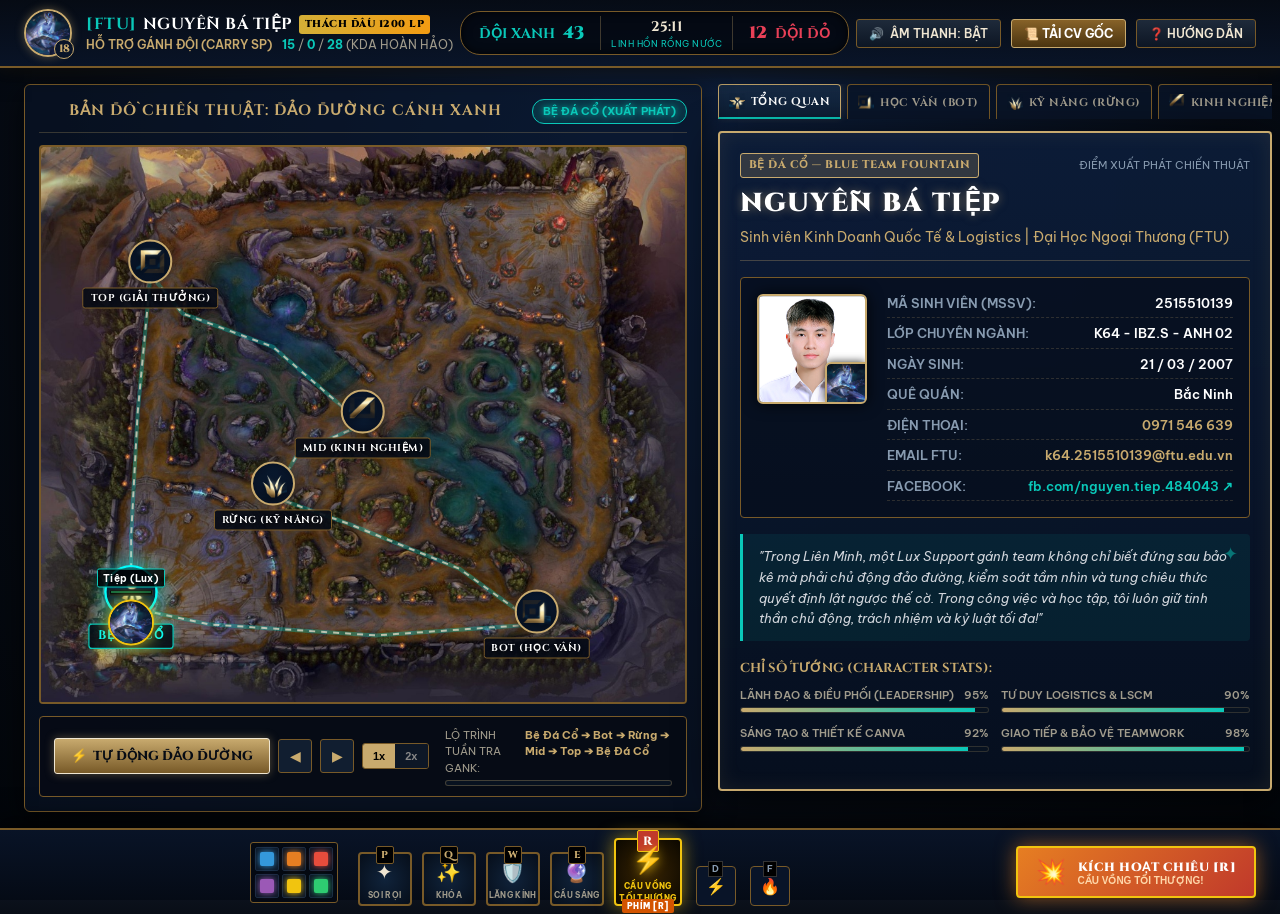
<file: index.html>
<!DOCTYPE html>
<html lang="vi">
<head>
  <meta charset="UTF-8">
  <meta name="viewport" content="width=device-width, initial-scale=1.0">
  <title>Nguyễn Bá Tiệp — Lux Support Portfolio | League of Legends CV</title>
  
  <!-- Fonts -->
  <link rel="preconnect" href="https://fonts.googleapis.com">
  <link rel="preconnect" href="https://fonts.gstatic.com" crossorigin>
  <link href="https://fonts.googleapis.com/css2?family=Cinzel:wght@600;700;800;900&family=Be+Vietnam+Pro:ital,wght@0,300;0,400;0,500;0,600;0,700;0,800;1,400&display=swap" rel="stylesheet">
  
  <!-- Assets Data (Base64 bundle for offline / local guarantee) -->
  <script src="assets/assets-data.js"></script>
  
  <!-- Stylesheet -->
  <link rel="stylesheet" href="style.css">
</head>
<body class="hextech-bg">
  <!-- Audio Context Master Warning / Overlay for User Interaction -->
  <div id="laserCanvasContainer">
    <canvas id="vfxCanvas"></canvas>
  </div>

  <!-- Screen Shake Wrapper -->
  <div id="appRoot" class="app-root">
    
    <!-- TOP HEADER / IN-GAME MATCH HUD -->
    <header class="game-header">
      <div class="header-left">
        <div class="summoner-portrait-frame">
          <img id="luxHeaderAvatar" src="assets/lux-avatar.png" alt="Lux Support" class="champion-thumb">
          <div class="champion-level">18</div>
        </div>
        <div class="summoner-meta">
          <div class="summoner-name">
            <span class="team-tag">[FTU]</span> NGUYỄN BÁ TIỆP
            <span class="badge-challenger">THÁCH ĐẤU 1200 LP</span>
          </div>
          <div class="summoner-sub">
            <span class="role-pill">HỖ TRỢ GÁNH ĐỘI (CARRY SP)</span>
            <span class="kda-display"><span class="kda-val">15</span> / <span class="kda-val">0</span> / <span class="kda-val">28</span> (KDA HOÀN HẢO)</span>
          </div>
        </div>
      </div>

      <!-- Match status bar -->
      <div class="header-center">
        <div class="hextech-score-board">
          <div class="score-team blue-team">
            <span class="team-name">ĐỘI XANH</span>
            <span class="team-score">43</span>
          </div>
          <div class="game-timer">
            <span id="matchClock">25:10</span>
            <span class="match-phase">LINH HỒN RỒNG NƯỚC</span>
          </div>
          <div class="score-team red-team">
            <span class="team-score">12</span>
            <span class="team-name">ĐỘI ĐỎ</span>
          </div>
        </div>
      </div>

      <!-- Quick actions / Audio toggle / Contact -->
      <div class="header-right">
        <button id="soundToggleBtn" class="hextech-btn-sm" title="Bật/Tắt Âm Thanh LMHT">
          <span class="icon-speaker">🔊</span> <span id="soundLabel">ÂM THANH: BẬT</span>
        </button>
        <button id="downloadPdfBtn" class="hextech-btn-sm primary-gold" title="Tải CV Bản Gốc">
          <span>📜 TẢI CV GỐC</span>
        </button>
        <button id="guideBtn" class="hextech-btn-sm" title="Hướng dẫn tương tác">
          <span>❓ HƯỚNG DẪN</span>
        </button>
      </div>
    </header>

    <!-- MAIN BATTLEFIELD & CV INTERACTION CONTAINER -->
    <main class="main-stage">
      
      <!-- LEFT: SUMMONER'S RIFT INTERACTIVE TACTICAL MAP -->
      <section class="map-viewport-section">
        <div class="hextech-panel-title">
          <div class="title-decor"></div>
          <h2>BẢN ĐỒ CHIẾN THUẬT: ĐẢO ĐƯỜNG CÁNH XANH</h2>
          <div class="lane-status-badge" id="currentLaneBadge">BỆ ĐÁ CỔ (XUẤT PHÁT)</div>
        </div>

        <div class="map-container" id="mapContainer">
          <!-- The Summoner's Rift Map Background -->
          <img id="mapImage" src="assets/summoners-rift.jpg" alt="Bản đồ Summoner Rift" class="map-bg">
          
          <!-- Path Canvas for Waypoints & Glowing Roaming Route -->
          <canvas id="mapPathCanvas" class="map-path-canvas"></canvas>

          <!-- LANE MARKERS ON SUMMONER'S RIFT -->
          <!-- 1. Fountain / Blue Base (Overview) -->
          <div class="map-marker" id="marker-fountain" data-lane="fountain" style="left: 14%; top: 83%;" title="Bệ Đá Cổ - Giới thiệu & Triệu Hồi Sư">
            <div class="marker-pulse"></div>
            <div class="marker-icon-wrapper base-marker">
              <img src="assets/icon-support.png" alt="Bệ Đá Cổ" class="lane-icon-img">
            </div>
            <div class="marker-label">BỆ ĐÁ CỔ</div>
          </div>

          <!-- 2. Bot Lane (Học Vấn FTU - LSCM) -->
          <div class="map-marker" id="marker-bot" data-lane="bot" style="left: 77%; top: 86%;" title="Đường Dưới - Học Vấn & Nền Tảng">
            <div class="marker-pulse"></div>
            <div class="marker-icon-wrapper">
              <img src="assets/icon-bot.png" alt="Bot Lane" class="lane-icon-img">
            </div>
            <div class="marker-label">BOT (HỌC VẤN)</div>
          </div>

          <!-- 3. Jungle (Kỹ Năng & Tầm Nhìn) -->
          <div class="map-marker" id="marker-jungle" data-lane="jungle" style="left: 36%; top: 63%;" title="Khu Vực Rừng - Kỹ Năng & Tầm Nhìn">
            <div class="marker-pulse"></div>
            <div class="marker-icon-wrapper">
              <img src="assets/icon-jungle.png" alt="Jungle" class="lane-icon-img">
            </div>
            <div class="marker-label">RỪNG (KỸ NĂNG)</div>
          </div>

          <!-- 4. Mid Lane (Kinh Nghiệm Leader & Sales) -->
          <div class="map-marker" id="marker-mid" data-lane="mid" style="left: 50%; top: 50%;" title="Đường Giữa - Kinh Nghiệm Thực Chiến">
            <div class="marker-pulse"></div>
            <div class="marker-icon-wrapper">
              <img src="assets/icon-mid.png" alt="Mid Lane" class="lane-icon-img">
            </div>
            <div class="marker-label">MID (KINH NGHIỆM)</div>
          </div>

          <!-- 5. Top Lane (Giải 3 Cuộc thi I-Buddy IBCONNECT) -->
          <div class="map-marker" id="marker-top" data-lane="top" style="left: 17%; top: 23%;" title="Đường Trên - Thành Tựu Đột Phá">
            <div class="marker-pulse"></div>
            <div class="marker-icon-wrapper">
              <img src="assets/icon-top.png" alt="Top Lane" class="lane-icon-img">
            </div>
            <div class="marker-label">TOP (GIẢI THƯỞNG)</div>
          </div>

          <!-- LUX SPRITE / TOKEN DI CHUYỂN TRÊN BẢN ĐỒ -->
          <div id="luxSprite" class="lux-sprite">
            <!-- Ping indicator when moving -->
            <div id="luxPing" class="on-my-way-ping">
              <div class="ping-arrow"></div>
              <div class="ping-ring"></div>
            </div>
            <!-- Overhead champion tag -->
            <div class="lux-overhead">
              <div class="overhead-name">Tiệp (Lux)</div>
              <div class="overhead-bars">
                <div class="overhead-hp"></div>
                <div class="overhead-mana"></div>
              </div>
            </div>
            <!-- Champion Avatar Circle -->
            <div class="lux-avatar-circle">
              <img id="luxSpriteImg" src="assets/lux-avatar.png" alt="Lux">
              <div class="lux-glow-aura"></div>
            </div>
          </div>

          <!-- Laser Targeting Reticle Overlay on Map -->
          <div id="aimCrosshair" class="aim-crosshair hidden">
            <div class="aim-line"></div>
            <div class="aim-reticle"></div>
            <div class="aim-hint">CLICK CHUỘT TRÊN BẢN ĐỒ ĐỂ XẢ CẦU VỒNG TỐI THƯỢNG (R)</div>
          </div>
        </div>

        <!-- ROAMING CONTROLLER / TỰ ĐỘNG ĐẢO ĐƯỜNG & SPEED -->
        <div class="roam-controller-bar">
          <div class="controller-buttons">
            <button id="autoRoamBtn" class="hextech-btn-gold">
              <span class="btn-icon">⚡</span> <span id="autoRoamText">TỰ ĐỘNG ĐẢO ĐƯỜNG</span>
            </button>
            <button id="prevLaneBtn" class="hextech-btn-nav" title="Lane Trước">◀</button>
            <button id="nextLaneBtn" class="hextech-btn-nav" title="Lane Tiếp">▶</button>
            <div class="speed-toggle">
              <button class="speed-btn active" data-speed="1">1x</button>
              <button class="speed-btn" data-speed="2">2x</button>
            </div>
          </div>
          <div class="roam-progress-container">
            <div class="progress-info">
              <span>LỘ TRÌNH TUẦN TRA GANK:</span>
              <span id="routeStepText" class="highlight-gold">Bệ Đá Cổ ➔ Bot ➔ Rừng ➔ Mid ➔ Top ➔ Bệ Đá Cổ</span>
            </div>
            <div class="hextech-progress-track">
              <div id="roamProgressBar" class="progress-bar-fill"></div>
            </div>
          </div>
        </div>
      </section>

      <!-- RIGHT: HEXTECH CV CODEX & MISSION DETAILS -->
      <section class="cv-codex-section">
        <div class="codex-container">
          
          <!-- Lane Switch Tabs -->
          <nav class="codex-tabs">
            <button class="tab-btn active" data-lane="fountain">
              <img src="assets/icon-support.png" class="tab-icon">
              <span>TỔNG QUAN</span>
            </button>
            <button class="tab-btn" data-lane="bot">
              <img src="assets/icon-bot.png" class="tab-icon">
              <span>HỌC VẤN (BOT)</span>
            </button>
            <button class="tab-btn" data-lane="jungle">
              <img src="assets/icon-jungle.png" class="tab-icon">
              <span>KỸ NĂNG (RỪNG)</span>
            </button>
            <button class="tab-btn" data-lane="mid">
              <img src="assets/icon-mid.png" class="tab-icon">
              <span>KINH NGHIỆM (MID)</span>
            </button>
            <button class="tab-btn" data-lane="top">
              <img src="assets/icon-top.png" class="tab-icon">
              <span>GIẢI THƯỞNG (TOP)</span>
            </button>
          </nav>

          <!-- CV Content Panel with Hextech Ornate Border -->
          <div class="hextech-card-wrapper">
            <div class="hextech-card-inner">
              
              <!-- SECTION 1: FOUNTAIN / SUMMONER OVERVIEW -->
              <div class="cv-lane-content active" id="content-fountain">
                <div class="lane-header">
                  <div class="lane-tag-row">
                    <span class="lane-pill base-pill">BỆ ĐÁ CỔ — BLUE TEAM FOUNTAIN</span>
                    <span class="role-desc">ĐIỂM XUẤT PHÁT CHIẾN THUẬT</span>
                  </div>
                  <h1 class="candidate-name">NGUYỄN BÁ TIỆP</h1>
                  <p class="candidate-headline">Sinh viên Kinh Doanh Quốc Tế & Logistics | Đại Học Ngoại Thương (FTU)</p>
                </div>

                <div class="summoner-profile-card">
                  <div class="user-avatar-box">
                    <img id="userRealAvatar" src="assets/user-avatar.png" alt="Nguyễn Bá Tiệp" class="user-real-photo">
                    <div class="lux-cosmic-inset">
                      <img src="assets/lux-avatar.png" alt="Cosmic Lux">
                    </div>
                  </div>
                  <div class="user-stats-list">
                    <div class="stat-row">
                      <span class="stat-label">MÃ SINH VIÊN (MSSV):</span>
                      <span class="stat-value highlight-gold">2515510139</span>
                    </div>
                    <div class="stat-row">
                      <span class="stat-label">LỚP CHUYÊN NGÀNH:</span>
                      <span class="stat-value">K64 - IBZ.S - ANH 02</span>
                    </div>
                    <div class="stat-row">
                      <span class="stat-label">NGÀY SINH:</span>
                      <span class="stat-value">21 / 03 / 2007</span>
                    </div>
                    <div class="stat-row">
                      <span class="stat-label">QUÊ QUÁN:</span>
                      <span class="stat-value">Bắc Ninh</span>
                    </div>
                    <div class="stat-row">
                      <span class="stat-label">ĐIỆN THOẠI:</span>
                      <a href="tel:0971546639" class="stat-value link-gold">0971 546 639</a>
                    </div>
                    <div class="stat-row">
                      <span class="stat-label">EMAIL FTU:</span>
                      <a href="mailto:k64.2515510139@ftu.edu.vn" class="stat-value link-gold">k64.2515510139@ftu.edu.vn</a>
                    </div>
                    <div class="stat-row">
                      <span class="stat-label">FACEBOOK:</span>
                      <a href="https://www.facebook.com/nguyen.tiep.484043" target="_blank" class="stat-value link-blue">fb.com/nguyen.tiep.484043 ↗</a>
                    </div>
                  </div>
                </div>

                <!-- Philosophy / LoL Quote -->
                <div class="hextech-quote-box">
                  <div class="quote-rune">✦</div>
                  <p class="quote-text">
                    "Trong Liên Minh, một Lux Support gánh team không chỉ biết đứng sau bảo kê mà phải chủ động đảo đường, kiểm soát tầm nhìn và tung chiêu thức quyết định lật ngược thế cờ. Trong công việc và học tập, tôi luôn giữ tinh thần chủ động, trách nhiệm và kỷ luật tối đa!"
                  </p>
                </div>

                <!-- Champion Radar / Power Stats -->
                <div class="champion-attributes">
                  <div class="attr-title">CHỈ SỐ TƯỚNG (CHARACTER STATS):</div>
                  <div class="attr-grid">
                    <div class="attr-bar-item">
                      <div class="attr-head"><span>LÃNH ĐẠO & ĐIỀU PHỐI (LEADERSHIP)</span><span>95%</span></div>
                      <div class="bar-bg"><div class="bar-fill" style="width: 95%;"></div></div>
                    </div>
                    <div class="attr-bar-item">
                      <div class="attr-head"><span>TƯ DUY LOGISTICS & LSCM</span><span>90%</span></div>
                      <div class="bar-bg"><div class="bar-fill" style="width: 90%;"></div></div>
                    </div>
                    <div class="attr-bar-item">
                      <div class="attr-head"><span>SÁNG TẠO & THIẾT KẾ CANVA</span><span>92%</span></div>
                      <div class="bar-bg"><div class="bar-fill" style="width: 92%;"></div></div>
                    </div>
                    <div class="attr-bar-item">
                      <div class="attr-head"><span>GIAO TIẾP & BẢO VỆ TEAMWORK</span><span>98%</span></div>
                      <div class="bar-bg"><div class="bar-fill" style="width: 98%;"></div></div>
                    </div>
                  </div>
                </div>
              </div>

              <!-- SECTION 2: BOT LANE / EDUCATION (HỌC VẤN FTU - LSCM) -->
              <div class="cv-lane-content" id="content-bot">
                <div class="lane-header">
                  <div class="lane-tag-row">
                    <span class="lane-pill bot-pill">ĐƯỜNG DƯỚI (BOT LANE) — CẶP ĐÔI TÁC CHIẾN</span>
                    <span class="role-desc">LANING PHASE & NỀN TẢNG TRI THỨC</span>
                  </div>
                  <h2 class="section-title">HỌC VẤN & NỀN TẢNG HỌC THUẬT</h2>
                </div>

                <div class="experience-card glow-bot">
                  <div class="card-top-meta">
                    <div class="inst-logo-badge">FTU</div>
                    <div>
                      <h3 class="role-title">TRƯỜNG ĐẠI HỌC NGOẠI THƯƠNG (FTU)</h3>
                      <div class="org-name">Chuyên ngành: KINH DOANH QUỐC TẾ</div>
                    </div>
                    <div class="time-badge">2025 – 2029</div>
                  </div>
                  
                  <div class="specialization-tag">
                    <span class="tag-icon">📦</span> ĐỊNH HƯỚNG CHUYÊN SÂU: <strong>LOGISTICS & SUPPLY CHAIN MANAGEMENT (LSCM)</strong>
                  </div>

                  <div class="cv-desc-body">
                    <p class="highlight-text">
                      "Giai đoạn đi đường (Laning Phase) vững chắc là điều kiện tiên quyết để nuôi dưỡng sức mạnh gánh đội về sau."
                    </p>
                    <ul class="cv-bullets">
                      <li><strong>Kiến thức chuyên môn nền tảng:</strong> Tiếp thu tư duy kinh tế quốc tế, thương mại toàn cầu, vận hành chuỗi cung ứng và logistics hiện đại từ ngôi trường kinh tế hàng đầu Việt Nam.</li>
                      <li><strong>Phân tích & Tối ưu luồng vận hành:</strong> Nghiên cứu cách tối ưu chi phí, quản lý dòng luân chuyển hàng hóa và thông tin — tương tự việc tối ưu tài nguyên và kiểm soát đợt lính trong game.</li>
                      <li><strong>Môi trường năng động FTU:</strong> Tôi luyện khả năng thích ứng linh hoạt, làm việc nhóm cường độ cao và tinh thần cầu tiến liên tục.</li>
                    </ul>
                  </div>
                </div>

                <div class="hextech-lore-tip">
                  <span class="tip-icon">💡</span>
                  <p><strong>Góc nhìn Lux Support:</strong> Đường dưới là nơi nuôi dưỡng Xạ thủ (Dự án). Bằng nền tảng kiến thức LSCM và tư duy vững vàng, tôi luôn đảm bảo "bot lane" luôn thắng thế trước mọi áp lực!</p>
                </div>
              </div>

              <!-- SECTION 3: JUNGLE / SKILLS & VISION CONTROL (KỸ NĂNG & SỞ THÍCH) -->
              <div class="cv-lane-content" id="content-jungle">
                <div class="lane-header">
                  <div class="lane-tag-row">
                    <span class="lane-pill jg-pill">KHU VỰC RỪNG & SÔNG (JUNGLE)</span>
                    <span class="role-desc">TẦM NHÌN, LINH HOẠT & CƠ ĐỘNG</span>
                  </div>
                  <h2 class="section-title">KỸ NĂNG CHUYÊN MÔN & TẦM NHÌN BAO QUÁT</h2>
                </div>

                <div class="skills-grid">
                  <!-- Skill 1 -->
                  <div class="skill-hex-card">
                    <div class="skill-icon-header">
                      <span class="hex-icon">🔍</span>
                      <h4>TÌM KIẾM & CHỌN LỌC THÔNG TIN</h4>
                    </div>
                    <p class="skill-desc">Tổng hợp và kiểm tra thông tin chuẩn xác từ nhiều nguồn, phân tích dữ liệu đa chiều, lọc bỏ nhiễu để đưa ra quyết định chuẩn xác nhất.</p>
                    <div class="skill-tag">Như cắm mắt kiểm soát soi sáng Fog of War</div>
                  </div>

                  <!-- Skill 2 -->
                  <div class="skill-hex-card">
                    <div class="skill-icon-header">
                      <span class="hex-icon">🗣️</span>
                      <h4>GIAO TIẾP & KẾT NỐI</h4>
                    </div>
                    <p class="skill-desc">Dễ dàng hòa nhập với môi trường làm việc mới, cởi mở, lắng nghe tích cực và truyền đạt thông điệp rõ ràng tới đồng đội và khách hàng.</p>
                    <div class="skill-tag">Ping chuẩn xác & gắn kết toàn đội</div>
                  </div>

                  <!-- Skill 3 -->
                  <div class="skill-hex-card">
                    <div class="skill-icon-header">
                      <span class="hex-icon">✍️</span>
                      <h4>VIẾT THEO CHỦ ĐỀ CHUYÊN BIỆT</h4>
                    </div>
                    <p class="skill-desc">Có kiến thức nhất định và tư duy viết mạch lạc trong mảng Logistics & Supply Chain Management (LSCM), tạo nội dung học thuật và truyền thông thu hút.</p>
                    <div class="skill-tag">Kiến thức ngành bài bản & sâu sắc</div>
                  </div>

                  <!-- Skill 4 -->
                  <div class="skill-hex-card">
                    <div class="skill-icon-header">
                      <span class="hex-icon">💻</span>
                      <h4>TIN HỌC VĂN PHÒNG & THIẾT KẾ</h4>
                    </div>
                    <p class="skill-desc">Microsoft Office cơ bản (Word, Excel, PowerPoint) phục vụ soạn thảo và xử lý dữ liệu. Thành thạo <strong>Design Canva</strong> thiết kế slide thuyết trình, poster chuyên nghiệp.</p>
                    <div class="skill-tag">Trực quan hóa ý tưởng & dữ liệu</div>
                  </div>
                </div>

                <!-- Interests Section -->
                <div class="interests-banner">
                  <div class="banner-title">SỞ THÍCH BỔ TRỢ TƯ DUY (PASSIVES):</div>
                  <div class="interests-chips">
                    <span class="chip">🌐 <strong>Tìm hiểu công nghệ thế giới:</strong> Cập nhật liên tục tiến bộ công nghệ toàn cầu, AI và số hóa chuỗi cung ứng.</span>
                    <span class="chip">🐾 <strong>Yêu động vật:</strong> Bồi dưỡng sự kiên nhẫn, thấu cảm và tinh thần quan tâm, chăm sóc tập thể.</span>
                    <span class="chip">🎧 <strong>Nghe nhạc:</strong> Tăng cường khả năng tập trung sâu và giữ bình tĩnh khi xử lý các tình huống áp lực cao.</span>
                  </div>
                </div>
              </div>

              <!-- SECTION 4: MID LANE / LEADERSHIP & SALES EXPERIENCE (KINH NGHIỆM) -->
              <div class="cv-lane-content" id="content-mid">
                <div class="lane-header">
                  <div class="lane-tag-row">
                    <span class="lane-pill mid-pill">ĐƯỜNG GIỮA (MID LANE) — ĐẢO ĐƯỜNG GANK & GÁNH ĐỘI</span>
                    <span class="role-desc">ĐIỀU PHỐI GIAO TRANH & TẠO ĐỘT BIẾN</span>
                  </div>
                  <h2 class="section-title">KINH NGHIỆM THỰC CHIẾN & LÃNH ĐẠO</h2>
                </div>

                <!-- Experience 1: Class President & Leader -->
                <div class="experience-card glow-mid">
                  <div class="card-top-meta">
                    <div class="inst-logo-badge gold-bg">👑</div>
                    <div>
                      <h3 class="role-title">LỚP TRƯỞNG & LEADER</h3>
                      <div class="org-name">Lớp Hành Chính & Lớp Tín Chỉ | Trường Đại Học Ngoại Thương</div>
                    </div>
                    <div class="time-badge">2025 – 2026</div>
                  </div>
                  <div class="cv-desc-body">
                    <div class="exp-subhead">Trách nhiệm & Hành động:</div>
                    <ul class="cv-bullets">
                      <li>Đảm nhận trách nhiệm kết nối trực tiếp đối với nhà trường và toàn thể sinh viên trong lớp, truyền đạt thông tin nhanh chóng, chính xác.</li>
                      <li>Thúc đẩy động lực của các thành viên trong nhóm, phân chia và sắp xếp khối lượng công việc phù hợp với thế mạnh từng người.</li>
                    </ul>
                    <div class="exp-subhead achiev-subhead">🏆 Những điều đã đạt được:</div>
                    <ul class="cv-bullets achiev-list">
                      <li><strong>Sự thấu hiểu đối với các thành viên đặc biệt là Leader:</strong> Luôn chủ động hỗ trợ leader của các nhóm cũng như các thành viên khác để vượt qua nút thắt trong công việc.</li>
                      <li><strong>ĐIỂM A TUYỆT ĐỐI</strong> cho các đồ án và bài tập nhóm lớn.</li>
                    </ul>
                  </div>
                </div>

                <!-- Experience 2: Smile Media Sales -->
                <div class="experience-card glow-mid" style="margin-top: 16px;">
                  <div class="card-top-meta">
                    <div class="inst-logo-badge">💼</div>
                    <div>
                      <h3 class="role-title">CHUYÊN VIÊN SALES (KINH DOANH)</h3>
                      <div class="org-name">SMILE MEDIA</div>
                    </div>
                    <div class="time-badge">10/2025 – 12/2025</div>
                  </div>
                  <div class="cv-desc-body">
                    <ul class="cv-bullets">
                      <li>Tích lũy kinh nghiệm thực tế trong việc tìm kiếm, phân loại và tiếp cận thông tin khách hàng tiềm năng.</li>
                      <li>Trực tiếp tư vấn giải pháp, lắng nghe nhu cầu và trao đổi trực tiếp với khách hàng nhằm chốt giao dịch.</li>
                      <li><strong>Tinh thần trách nhiệm công việc cao độ, sẵn sàng OT (Overtime)</strong> đảm bảo hoàn thành tiến độ và mục tiêu doanh số đề ra.</li>
                    </ul>
                  </div>
                </div>
              </div>

              <!-- SECTION 5: TOP LANE / BREAKTHROUGH & AWARDS (GIẢI THƯỞNG I-BUDDY) -->
              <div class="cv-lane-content" id="content-top">
                <div class="lane-header">
                  <div class="lane-tag-row">
                    <span class="lane-pill top-pill">ĐƯỜNG TRÊN (TOP LANE) — ĐỘT PHÁ SOLO & GANK QUYẾT ĐỊNH</span>
                    <span class="role-desc">CHIẾN TÍCH ĐỈNH CAO TRẬN ĐẤU</span>
                  </div>
                  <h2 class="section-title">GIẢI THƯỞNG & DỰ ÁN KHỞI NGHIỆP</h2>
                </div>

                <div class="award-hero-card">
                  <div class="award-ribbon">🏆 TOP 3 CHUNG CUỘC</div>
                  <div class="award-header-content">
                    <div class="trophy-icon">🥉</div>
                    <div>
                      <h3 class="award-title">GIẢI 3 CUỘC THI KHỞI NGHIỆP I-BUDDY (IBCONNECT)</h3>
                      <div class="award-org">Vai trò: Thành viên hình thành & phát triển ý tưởng (2025 – 2026)</div>
                    </div>
                  </div>

                  <div class="project-details-box">
                    <div class="p-detail-item">
                      <span class="p-label">💡 Ý TƯỞNG CUỘC THI:</span>
                      <span class="p-value">Mô hình khởi nghiệp — <strong>Đội ngũ tổ chức workshops chuyên nghiệp</strong> (Nền tảng kết nối chuyên gia, nâng cao năng lực sinh viên).</span>
                    </div>

                    <div class="p-detail-item">
                      <span class="p-label">🎯 VAI TRÒ CHỦ CHỐT CỦA BẢN THÂN:</span>
                      <ul class="cv-bullets p-bullets">
                        <li><strong>Sáng tạo ý tưởng & giải pháp:</strong> Trực tiếp đóng góp ý tưởng cốt lõi, hoàn thiện mô hình giải pháp và lộ trình phát triển dự án khả thi.</li>
                        <li><strong>Thiết kế Slides thuyết trình chuyên nghiệp:</strong> Phụ trách toàn bộ khâu trực quan hóa, thiết kế bài thuyết trình sinh động, ấn tượng trên Canva.</li>
                        <li><strong>Thuyết trình & Tranh biện (Debate):</strong> Đại diện đội thi trực tiếp trình bày ý tưởng và tự tin debate phản biện trước Hội đồng Ban giám khảo chuyên môn.</li>
                      </ul>
                    </div>

                    <!-- Canva Presentation Link Button -->
                    <div class="canva-link-action">
                      <a href="https://www.canva.com/design/DAG6cwk_mrk/YgZ9DOxC6xvGxzsAdEIIfA/edit" target="_blank" class="canva-cta-btn">
                        <span class="canva-sparkle">✨</span>
                        <span>XEM SLIDE DỰ ÁN THIẾT KẾ TRÊN CANVA ↗</span>
                      </a>
                    </div>
                  </div>
                </div>

                <div class="hextech-lore-tip" style="margin-top: 16px;">
                  <span class="tip-icon">🌟</span>
                  <p><strong>Cú lội ngược dòng:</strong> Pha "gank Top" đem về Giải Ba I-Buddy là minh chứng rõ rệt nhất cho năng lực sáng tạo, kỹ năng thiết kế Canva xuất sắc và bản lĩnh thuyết trình trước áp lực cao của Nguyễn Bá Tiệp!</p>
                </div>
              </div>

            </div>
          </div>
        </div>
      </section>
    </main>

    <!-- BOTTOM ACTION HUD: LUX SKILLS & ULTIMATE TRIGGER -->
    <footer class="game-hud-bar">
      <div class="hud-center-skills">
        
        <!-- Champion Mini Status / Items -->
        <div class="hud-items-row">
          <div class="item-slot" title="Vọng Âm Luden (Tốc độ tiếp thu & lan tỏa)"><div class="item-gem luden"></div></div>
          <div class="item-slot" title="Kính Nhắm Ma Pháp (Tầm nhìn LSCM)"><div class="item-gem horizon"></div></div>
          <div class="item-slot" title="Sách Chiêu Hồn Mejai 25 Tầng (Điểm A đồ án)"><div class="item-gem mejai"></div></div>
          <div class="item-slot" title="Mũ Phù Thủy Rabadon (Sức mạnh gánh đội)"><div class="item-gem rabadon"></div></div>
          <div class="item-slot" title="Đồng Hồ Cát Zhonya (Bình tĩnh xử lý)"><div class="item-gem zhonya"></div></div>
          <div class="item-slot" title="Mắt Kiểm Soát (Research thông tin)"><div class="item-gem ward"></div></div>
        </div>

        <!-- Ability Icons (Passive, Q, W, E, R, Flash, Ignite) -->
        <div class="abilities-dock">
          <!-- Passive -->
          <div class="ability-slot passive" title="Nội Tại: Chớp Lửa Soi Rọi (Illumination)">
            <div class="ability-key">P</div>
            <div class="ability-icon passive-icon">✦</div>
            <div class="ability-name">SOI RỌI</div>
          </div>

          <!-- Q -->
          <div class="ability-slot regular-skill" id="skillQ" title="Q: Khóa Ánh Sáng (Light Binding) - Bấm thử Q">
            <div class="ability-key">Q</div>
            <div class="ability-icon q-icon">✨</div>
            <div class="ability-name">KHÓA</div>
          </div>

          <!-- W -->
          <div class="ability-slot regular-skill" id="skillW" title="W: Lăng Kính Phòng Hộ (Prismatic Barrier) - Bấm thử W">
            <div class="ability-key">W</div>
            <div class="ability-icon w-icon">🛡️</div>
            <div class="ability-name">LĂNG KÍNH</div>
          </div>

          <!-- E -->
          <div class="ability-slot regular-skill" id="skillE" title="E: Quả Cầu Ánh Sáng (Lucent Singularity) - Bấm thử E">
            <div class="ability-key">E</div>
            <div class="ability-icon e-icon">🔮</div>
            <div class="ability-name">CẦU SÁNG</div>
          </div>

          <!-- ULTIMATE: R - CẦU VỒNG TỐI THƯỢNG (STAR FEATURE) -->
          <div class="ability-slot ultimate-skill" id="skillR" title="Chiêu Cuối [R]: CẦU VỒNG TỐI THƯỢNG! (Bấm phím R hoặc click)">
            <div class="ult-halo-ring"></div>
            <div class="ability-key ult-key">R</div>
            <div class="ability-icon r-icon">
              <span class="beam-symbol">⚡</span>
            </div>
            <div class="ability-name ult-name">CẦU VỒNG TỐI THƯỢNG</div>
            <div class="ult-hotkey-badge">PHÍM [R]</div>
          </div>

          <!-- Summoner Spells -->
          <div class="spell-slot" id="spellD" title="Phép bổ trợ: Tốc Biến (Flash)">
            <div class="spell-key">D</div>
            <div class="spell-icon flash-icon">⚡</div>
          </div>
          <div class="spell-slot" id="spellF" title="Phép bổ trợ: Thiêu Đốt (Ignite)">
            <div class="spell-key">F</div>
            <div class="spell-icon ignite-icon">🔥</div>
          </div>
        </div>

      </div>

      <!-- Quick interactive trigger button on HUD right -->
      <div class="hud-right-actions">
        <button id="triggerUltBtn" class="ult-fire-button">
          <span class="fire-laser-icon">💥</span>
          <div class="btn-text-col">
            <span class="main-txt">KÍCH HOẠT CHIÊU [R]</span>
            <span class="sub-txt">CẦU VỒNG TỐI THƯỢNG!</span>
          </div>
        </button>
      </div>
    </footer>

    <!-- ANNOUNCER BANNER OVERLAY (PENTAKILL / ACE BANNER) -->
    <div id="pentakillBanner" class="announcer-banner hidden">
      <div class="banner-crest">
        <img src="assets/icon-top.png" alt="Crest">
      </div>
      <div class="banner-title" id="announcerTitle">PENTAKILL!</div>
      <div class="banner-subtitle" id="announcerSubtitle">LUX TRỢ THỦ GÁNH TEAM THÀNH CÔNG!</div>
      <div class="banner-details">Ứng viên Nguyễn Bá Tiệp đã sẵn sàng tỏa sáng rực rỡ tại doanh nghiệp!</div>
      <button id="closeBannerBtn" class="banner-dismiss-btn">TIẾP TỤC KHÁM PHÁ</button>
    </div>

    <!-- SECRET EASTER EGG / RECRUITER MODAL -->
    <div id="recruiterModal" class="hextech-modal-overlay hidden">
      <div class="hextech-modal-box">
        <div class="modal-corner top-left"></div>
        <div class="modal-corner top-right"></div>
        <div class="modal-corner bottom-left"></div>
        <div class="modal-corner bottom-right"></div>
        
        <div class="modal-header">
          <div class="modal-crest">✨</div>
          <h3>HUÂN CHƯƠNG CHIẾN THẦN SUPPORT 1V9</h3>
          <button id="closeModalBtn" class="modal-close-x">✕</button>
        </div>

        <div class="modal-body">
          <p class="modal-intro">
            Bạn vừa chứng kiến pha xả chiêu <strong>Cầu Vồng Tối Thượng (R)</strong> chuẩn xác quét sạch mọi rào cản! Dưới đây là tóm tắt năng lực cốt lõi của ứng viên:
          </p>
          <div class="modal-feature-grid">
            <div class="feature-item">
              <span class="feat-icon">🎯</span>
              <div>
                <strong>Chủ Động & Trách Nhiệm:</strong>
                <p>Kinh nghiệm làm Lớp trưởng, Leader nhóm và Sales Smile Media rèn giũa tinh thần kỷ luật cao, không ngại OT.</p>
              </div>
            </div>
            <div class="feature-item">
              <span class="feat-icon">📊</span>
              <div>
                <strong>Tư Duy Chuỗi Cung Ứng LSCM:</strong>
                <p>Nền tảng sinh viên Ngoại Thương (FTU) với tư duy logic, tối ưu hóa quy trình và xử lý thông tin nhạy bén.</p>
              </div>
            </div>
            <div class="feature-item">
              <span class="feat-icon">🎨</span>
              <div>
                <strong>Sáng Tạo & Thuyết Trình:</strong>
                <p>Đạt Giải 3 cuộc thi I-Buddy IBCONNECT, tự tin thiết kế slide Canva đỉnh cao và debate thuyết phục.</p>
              </div>
            </div>
          </div>
          <div class="modal-cta-row">
            <a href="tel:0971546639" class="cta-call">📞 GỌI: 0971 546 639</a>
            <a href="mailto:k64.2515510139@ftu.edu.vn" class="cta-mail">✉️ GỬI EMAIL</a>
            <a href="https://www.facebook.com/nguyen.tiep.484043" target="_blank" class="cta-fb">🌐 FACEBOOK</a>
          </div>
        </div>
      </div>
    </div>

    <!-- GUIDE MODAL -->
    <div id="guideModal" class="hextech-modal-overlay hidden">
      <div class="hextech-modal-box">
        <div class="modal-header">
          <h3>HƯỚNG DẪN TRẢI NGHIỆM PORTFOLIO</h3>
          <button id="closeGuideModalBtn" class="modal-close-x">✕</button>
        </div>
        <div class="modal-body">
          <div class="guide-step">
            <span class="step-num">1</span>
            <div><strong>Đảo đường (Roam):</strong> Bấm nút <em>"TỰ ĐỘNG ĐẢO ĐƯỜNG"</em> hoặc click trực tiếp vào các biểu tượng Lane (Bot, Rừng, Mid, Top, Bệ Đá Cổ) trên bản đồ Summoner's Rift.</div>
          </div>
          <div class="guide-step">
            <span class="step-num">2</span>
            <div><strong>Xem CV:</strong> Khi Lux đi đến mỗi lane, thông tin CV tương ứng sẽ hiển thị chi tiết ở khung bên phải với phong cách Hextech.</div>
          </div>
          <div class="guide-step">
            <span class="step-num">3</span>
            <div><strong>Tung Chiêu Cuối R:</strong> Bấm phím <strong>[R]</strong> trên bàn phím hoặc click nút <strong>"CẦU VỒNG TỐI THƯỢNG"</strong> để ngắm và bắn tia laser xuyên bản đồ!</div>
          </div>
          <div class="guide-step">
            <span class="step-num">4</span>
            <div><strong>Thử các kỹ năng khác:</strong> Bấm thử phím <strong>Q, W, E, D, F</strong> trên HUD để kích hoạt hiệu ứng âm thanh và phép bổ trợ.</div>
          </div>
        </div>
      </div>
    </div>

  </div>

  <!-- Application Logic -->
  <script src="app.js"></script>
</body>
</html>
</file>
<file: style.css>
/* ==========================================================================
   LEAGUE OF LEGENDS - LUX SUPPORT DYNAMIC PORTFOLIO STYLES
   Summoner: Nguyễn Bá Tiệp (FTU K64)
   ========================================================================== */

:root {
  --hex-gold-light: #f0e6d2;
  --hex-gold: #c8aa6e;
  --hex-gold-dark: #785a28;
  --hex-gold-deep: #463714;
  --hex-blue-dark: #091428;
  --hex-blue-navy: #0a1428;
  --hex-blue-deep: #060a12;
  --hex-blue-card: #0c1c38;
  --hex-cyan: #0ac8b9;
  --hex-cyan-bright: #00ffff;
  --hex-red-team: #e84057;
  --lux-beam-core: #ffffff;
  --lux-beam-gold: #fde047;
  --lux-beam-glow: #eab308;
  --lux-beam-pink: #ec4899;
  
  --font-title: 'Cinzel', serif;
  --font-body: 'Be Vietnam Pro', -apple-system, BlinkMacSystemFont, sans-serif;
}

* {
  margin: 0;
  padding: 0;
  box-sizing: border-box;
}

body {
  font-family: var(--font-body);
  background-color: var(--hex-blue-deep);
  color: var(--hex-gold-light);
  min-height: 100vh;
  overflow-x: hidden;
  user-select: none;
  line-height: 1.5;
}

/* Background Atmospheric Ambience */
.hextech-bg {
  background: radial-gradient(circle at 50% 20%, #0d2040 0%, #060b14 60%, #020509 100%);
  background-attachment: fixed;
}

/* Screen Shake Effect for Lux Ultimate */
.shake-screen {
  animation: screenShake 0.6s cubic-bezier(0.36, 0.07, 0.19, 0.97) both;
}

@keyframes screenShake {
  10%, 90% { transform: translate3d(-2px, -1px, 0) scale(1.002); }
  20%, 80% { transform: translate3d(3px, 2px, 0) scale(1.004); }
  30%, 50%, 70% { transform: translate3d(-4px, -3px, 0) scale(1.006); }
  40%, 60% { transform: translate3d(4px, 3px, 0) scale(1.004); }
}

/* Fullscreen VFX Laser Overlay Canvas */
#laserCanvasContainer {
  position: fixed;
  inset: 0;
  pointer-events: none;
  z-index: 9990;
}

#vfxCanvas {
  width: 100vw;
  height: 100vh;
  display: block;
}

.app-root {
  display: flex;
  flex-direction: column;
  min-height: 100vh;
  position: relative;
  z-index: 10;
}

/* ==========================================================================
   1. TOP GAME HEADER / MATCH HUD
   ========================================================================== */
.game-header {
  height: 68px;
  background: linear-gradient(180deg, rgba(6, 11, 20, 0.96) 0%, rgba(9, 20, 40, 0.9) 100%);
  border-bottom: 2px solid var(--hex-gold-dark);
  box-shadow: 0 4px 20px rgba(0, 0, 0, 0.8), 0 0 15px rgba(200, 170, 110, 0.15);
  display: flex;
  align-items: center;
  justify-content: space-between;
  padding: 0 24px;
  position: relative;
  z-index: 100;
}

.header-left {
  display: flex;
  align-items: center;
  gap: 14px;
}

.summoner-portrait-frame {
  position: relative;
  width: 48px;
  height: 48px;
  border-radius: 50%;
  border: 2px solid var(--hex-gold);
  box-shadow: 0 0 10px rgba(200, 170, 110, 0.4);
}

.champion-thumb {
  width: 100%;
  height: 100%;
  border-radius: 50%;
  object-fit: cover;
}

.champion-level {
  position: absolute;
  bottom: -4px;
  right: -4px;
  background: #091428;
  color: var(--hex-gold);
  border: 1px solid var(--hex-gold);
  border-radius: 50%;
  width: 20px;
  height: 20px;
  font-size: 11px;
  font-weight: 800;
  display: flex;
  align-items: center;
  justify-content: center;
  font-family: var(--font-title);
}

.summoner-meta {
  display: flex;
  flex-direction: column;
}

.summoner-name {
  font-family: var(--font-title);
  font-weight: 700;
  font-size: 16px;
  color: #fff;
  letter-spacing: 0.5px;
  display: flex;
  align-items: center;
  gap: 6px;
}

.team-tag {
  color: var(--hex-cyan);
}

.badge-challenger {
  background: linear-gradient(90deg, #d4af37, #f39c12);
  color: #000;
  font-size: 10px;
  font-weight: 900;
  padding: 2px 6px;
  border-radius: 3px;
  letter-spacing: 0.5px;
}

.summoner-sub {
  font-size: 12px;
  color: #a09b8c;
  display: flex;
  align-items: center;
  gap: 10px;
}

.role-pill {
  color: var(--hex-gold);
  font-weight: 600;
}

.kda-val {
  color: var(--hex-cyan);
  font-weight: 700;
}

/* Center match score board */
.header-center {
  display: flex;
  align-items: center;
}

.hextech-score-board {
  display: flex;
  align-items: center;
  gap: 16px;
  background: rgba(4, 9, 18, 0.85);
  border: 1px solid var(--hex-gold-dark);
  padding: 4px 18px;
  border-radius: 20px;
  box-shadow: inset 0 0 10px rgba(0, 0, 0, 0.8);
}

.score-team {
  display: flex;
  align-items: center;
  gap: 8px;
  font-family: var(--font-title);
  font-size: 14px;
  font-weight: 700;
}

.blue-team { color: var(--hex-cyan); }
.red-team { color: var(--hex-red-team); }
.team-score { font-size: 17px; font-weight: 900; }

.game-timer {
  display: flex;
  flex-direction: column;
  align-items: center;
  padding: 0 10px;
  border-left: 1px solid rgba(200, 170, 110, 0.3);
  border-right: 1px solid rgba(200, 170, 110, 0.3);
}

#matchClock {
  font-family: var(--font-title);
  font-size: 14px;
  font-weight: 700;
  color: var(--hex-gold-light);
}

.match-phase {
  font-size: 9px;
  color: var(--hex-cyan);
  letter-spacing: 0.5px;
}

.header-right {
  display: flex;
  align-items: center;
  gap: 10px;
}

/* Hextech Button Styles */
.hextech-btn-sm {
  background: linear-gradient(180deg, #1e2a3a 0%, #0d1624 100%);
  border: 1px solid var(--hex-gold-dark);
  color: var(--hex-gold-light);
  font-size: 12px;
  font-weight: 600;
  padding: 6px 12px;
  border-radius: 3px;
  cursor: pointer;
  transition: all 0.2s ease;
  font-family: var(--font-body);
  display: inline-flex;
  align-items: center;
  gap: 6px;
}

.hextech-btn-sm:hover {
  border-color: var(--hex-gold);
  color: #fff;
  box-shadow: 0 0 10px rgba(200, 170, 110, 0.3);
  transform: translateY(-1px);
}

.hextech-btn-sm.primary-gold {
  background: linear-gradient(180deg, #876228 0%, #4a3410 100%);
  border-color: var(--hex-gold);
  color: #fff;
  font-weight: 700;
}

.hextech-btn-sm.primary-gold:hover {
  background: linear-gradient(180deg, #a87e35 0%, #614417 100%);
  box-shadow: 0 0 14px rgba(200, 170, 110, 0.6);
}

/* ==========================================================================
   2. MAIN STAGE LAYOUT
   ========================================================================== */
.main-stage {
  flex: 1;
  display: grid;
  grid-template-columns: 55% 45%;
  gap: 16px;
  padding: 16px 24px;
  max-width: 1720px;
  margin: 0 auto;
  width: 100%;
}

@media (max-width: 1200px) {
  .main-stage {
    grid-template-columns: 1fr;
  }
}

/* ==========================================================================
   3. LEFT: MAP VIEWPORT & LANE MARKERS
   ========================================================================== */
.map-viewport-section {
  display: flex;
  flex-direction: column;
  background: rgba(9, 20, 40, 0.6);
  border: 1px solid var(--hex-gold-dark);
  border-radius: 6px;
  padding: 14px;
  position: relative;
  box-shadow: 0 8px 30px rgba(0, 0, 0, 0.7);
}

.hextech-panel-title {
  display: flex;
  align-items: center;
  justify-content: space-between;
  margin-bottom: 12px;
  position: relative;
  padding-bottom: 8px;
  border-bottom: 1px solid rgba(200, 170, 110, 0.25);
}

.hextech-panel-title h2 {
  font-family: var(--font-title);
  font-size: 15px;
  font-weight: 700;
  color: var(--hex-gold);
  letter-spacing: 1px;
}

.lane-status-badge {
  background: rgba(10, 200, 185, 0.15);
  border: 1px solid var(--hex-cyan);
  color: var(--hex-cyan);
  font-size: 11px;
  font-weight: 700;
  padding: 3px 10px;
  border-radius: 12px;
  text-shadow: 0 0 6px var(--hex-cyan);
}

/* The Map Canvas / Container */
.map-container {
  position: relative;
  width: 100%;
  aspect-ratio: 1024 / 884;
  background: #02060d;
  border: 2px solid var(--hex-gold-dark);
  border-radius: 4px;
  overflow: hidden;
  box-shadow: inset 0 0 30px rgba(0, 0, 0, 0.9);
  cursor: crosshair;
}

.map-bg {
  width: 100%;
  height: 100%;
  object-fit: fill;
  display: block;
}

.map-path-canvas {
  position: absolute;
  inset: 0;
  width: 100%;
  height: 100%;
  pointer-events: none;
  z-index: 5;
}

/* Map Markers */
.map-marker {
  position: absolute;
  transform: translate(-50%, -50%);
  z-index: 20;
  cursor: pointer;
  display: flex;
  flex-direction: column;
  align-items: center;
  transition: transform 0.2s cubic-bezier(0.175, 0.885, 0.32, 1.275);
}

.map-marker:hover {
  transform: translate(-50%, -50%) scale(1.15);
  z-index: 35;
}

.map-marker.active-marker {
  transform: translate(-50%, -50%) scale(1.22);
  z-index: 36;
}

.marker-icon-wrapper {
  width: 44px;
  height: 44px;
  background: radial-gradient(circle, #0e2444 0%, #061020 80%);
  border: 2px solid var(--hex-gold);
  border-radius: 50%;
  display: flex;
  align-items: center;
  justify-content: center;
  box-shadow: 0 0 12px rgba(0, 0, 0, 0.8), 0 0 8px rgba(200, 170, 110, 0.4);
  position: relative;
  overflow: hidden;
}

.map-marker.active-marker .marker-icon-wrapper {
  border-color: var(--hex-cyan-bright);
  box-shadow: 0 0 20px rgba(0, 255, 255, 0.7);
  background: radial-gradient(circle, #0d3859 0%, #081a2e 80%);
}

.lane-icon-img {
  width: 28px;
  height: 28px;
  object-fit: contain;
  filter: drop-shadow(0 2px 4px rgba(0,0,0,0.8));
}

.marker-pulse {
  position: absolute;
  width: 52px;
  height: 52px;
  border-radius: 50%;
  border: 2px solid var(--hex-gold);
  top: -4px;
  left: -4px;
  opacity: 0;
  animation: markerPulseRing 2.4s infinite;
  pointer-events: none;
}

.map-marker.active-marker .marker-pulse {
  border-color: var(--hex-cyan);
  animation-duration: 1.5s;
}

@keyframes markerPulseRing {
  0% { transform: scale(0.8); opacity: 0.8; }
  100% { transform: scale(1.6); opacity: 0; }
}

.marker-label {
  font-family: var(--font-title);
  font-size: 10px;
  font-weight: 700;
  color: #fff;
  background: rgba(6, 11, 20, 0.9);
  padding: 2px 7px;
  border-radius: 3px;
  border: 1px solid var(--hex-gold-dark);
  margin-top: 4px;
  white-space: nowrap;
  letter-spacing: 0.5px;
  text-shadow: 0 1px 3px rgba(0,0,0,0.9);
}

.map-marker.active-marker .marker-label {
  color: var(--hex-cyan-bright);
  border-color: var(--hex-cyan);
  box-shadow: 0 0 8px rgba(0, 255, 255, 0.3);
}

/* LUX CHAMPION SPRITE TOKEN ON MAP */
.lux-sprite {
  position: absolute;
  transform: translate(-50%, -50%);
  z-index: 40;
  pointer-events: none;
  transition: transform 0.1s linear;
  display: flex;
  flex-direction: column;
  align-items: center;
}

.lux-overhead {
  display: flex;
  flex-direction: column;
  align-items: center;
  margin-bottom: 4px;
}

.overhead-name {
  font-size: 10px;
  font-weight: 700;
  color: #fff;
  background: rgba(0, 0, 0, 0.8);
  padding: 1px 5px;
  border-radius: 2px;
  border: 1px solid var(--hex-cyan);
  letter-spacing: 0.3px;
  text-shadow: 0 0 4px #000;
  margin-bottom: 2px;
}

.overhead-bars {
  width: 44px;
  height: 6px;
  display: flex;
  flex-direction: column;
  gap: 1px;
  background: #000;
  padding: 1px;
  border: 1px solid #222;
}

.overhead-hp {
  height: 3px;
  background: linear-gradient(90deg, #2ecc71, #27ae60);
  width: 100%;
}

.overhead-mana {
  height: 2px;
  background: linear-gradient(90deg, #3498db, #2980b9);
  width: 100%;
}

.lux-avatar-circle {
  width: 46px;
  height: 46px;
  border-radius: 50%;
  border: 2px solid #f1c40f;
  box-shadow: 0 0 15px rgba(241, 196, 15, 0.8), 0 0 30px rgba(10, 200, 185, 0.4);
  position: relative;
  overflow: hidden;
  background: #000;
}

.lux-avatar-circle img {
  width: 100%;
  height: 100%;
  object-fit: cover;
}

.lux-glow-aura {
  position: absolute;
  inset: -4px;
  border-radius: 50%;
  border: 2px dashed rgba(255, 255, 255, 0.7);
  animation: rotateAura 6s linear infinite;
}

@keyframes rotateAura {
  from { transform: rotate(0deg); }
  to { transform: rotate(360deg); }
}

/* On My Way Ping Animation */
.on-my-way-ping {
  position: absolute;
  top: -35px;
  display: none;
  flex-direction: column;
  align-items: center;
}

.on-my-way-ping.active {
  display: flex;
  animation: pingDrop 0.8s ease-out infinite;
}

.ping-arrow {
  width: 0;
  height: 0;
  border-left: 8px solid transparent;
  border-right: 8px solid transparent;
  border-top: 14px solid var(--hex-cyan-bright);
  filter: drop-shadow(0 0 6px var(--hex-cyan));
}

.ping-ring {
  width: 24px;
  height: 12px;
  border: 2px solid var(--hex-cyan-bright);
  border-radius: 50%;
  margin-top: -4px;
  box-shadow: 0 0 8px var(--hex-cyan);
}

@keyframes pingDrop {
  0% { transform: translateY(-8px); opacity: 0.6; }
  50% { transform: translateY(0); opacity: 1; }
  100% { transform: translateY(-8px); opacity: 0.6; }
}

/* AIM CROSSHAIR OVERLAY (FOR LUX R TARGETING) */
.aim-crosshair {
  position: absolute;
  inset: 0;
  pointer-events: none;
  z-index: 50;
}

.aim-crosshair.hidden {
  display: none;
}

.aim-hint {
  position: absolute;
  top: 15px;
  left: 50%;
  transform: translateX(-50%);
  background: rgba(232, 64, 87, 0.9);
  color: #fff;
  font-family: var(--font-title);
  font-size: 12px;
  font-weight: 800;
  padding: 6px 16px;
  border-radius: 20px;
  border: 1px solid #fff;
  letter-spacing: 0.5px;
  box-shadow: 0 0 15px rgba(232, 64, 87, 0.7);
  animation: pulseHint 1s infinite alternate;
}

@keyframes pulseHint {
  from { transform: translateX(-50%) scale(1); }
  to { transform: translateX(-50%) scale(1.05); }
}

/* Roam Controller Bar */
.roam-controller-bar {
  display: flex;
  align-items: center;
  justify-content: space-between;
  gap: 16px;
  margin-top: 12px;
  padding: 10px 14px;
  background: rgba(6, 11, 20, 0.9);
  border: 1px solid var(--hex-gold-dark);
  border-radius: 4px;
}

.controller-buttons {
  display: flex;
  align-items: center;
  gap: 8px;
}

.hextech-btn-gold {
  background: linear-gradient(180deg, #c8aa6e 0%, #785a28 100%);
  color: #060b14;
  font-family: var(--font-title);
  font-weight: 800;
  font-size: 13px;
  padding: 8px 16px;
  border: 1px solid #f0e6d2;
  border-radius: 3px;
  cursor: pointer;
  display: inline-flex;
  align-items: center;
  gap: 6px;
  transition: all 0.2s;
  box-shadow: 0 0 10px rgba(200, 170, 110, 0.4);
}

.hextech-btn-gold:hover {
  background: linear-gradient(180deg, #f0e6d2 0%, #a87e35 100%);
  box-shadow: 0 0 18px rgba(200, 170, 110, 0.8);
  transform: translateY(-1px);
}

.hextech-btn-gold.active {
  background: linear-gradient(180deg, #0ac8b9 0%, #03756d 100%);
  color: #fff;
  border-color: #00ffff;
  box-shadow: 0 0 18px rgba(0, 255, 255, 0.6);
}

.hextech-btn-nav {
  background: #111e30;
  border: 1px solid var(--hex-gold-dark);
  color: var(--hex-gold);
  width: 34px;
  height: 34px;
  border-radius: 3px;
  cursor: pointer;
  font-size: 14px;
  transition: all 0.2s;
}

.hextech-btn-nav:hover {
  border-color: var(--hex-gold);
  color: #fff;
}

.speed-toggle {
  display: flex;
  border: 1px solid var(--hex-gold-dark);
  border-radius: 3px;
  overflow: hidden;
}

.speed-btn {
  background: #0d1726;
  border: none;
  color: #888;
  font-size: 11px;
  font-weight: 700;
  padding: 6px 10px;
  cursor: pointer;
  transition: all 0.2s;
}

.speed-btn.active {
  background: var(--hex-gold);
  color: #000;
}

.roam-progress-container {
  flex: 1;
  display: flex;
  flex-direction: column;
  gap: 4px;
}

.progress-info {
  display: flex;
  justify-content: space-between;
  font-size: 11px;
  color: #a09b8c;
}

.highlight-gold {
  color: var(--hex-gold);
  font-weight: 700;
}

.hextech-progress-track {
  width: 100%;
  height: 6px;
  background: #081220;
  border: 1px solid rgba(200, 170, 110, 0.3);
  border-radius: 3px;
  overflow: hidden;
}

.progress-bar-fill {
  height: 100%;
  width: 0%;
  background: linear-gradient(90deg, #0ac8b9, #f1c40f);
  box-shadow: 0 0 8px rgba(241, 196, 15, 0.8);
  transition: width 0.3s ease;
}

/* ==========================================================================
   4. RIGHT: HEXTECH CV CODEX
   ========================================================================== */
.cv-codex-section {
  display: flex;
  flex-direction: column;
}

.codex-container {
  display: flex;
  flex-direction: column;
  height: 100%;
}

.codex-tabs {
  display: flex;
  gap: 6px;
  margin-bottom: 8px;
  overflow-x: auto;
  padding-bottom: 4px;
}

.tab-btn {
  flex: 1;
  background: rgba(9, 20, 40, 0.8);
  border: 1px solid var(--hex-gold-dark);
  border-bottom: none;
  padding: 8px 10px;
  color: #a09b8c;
  font-family: var(--font-title);
  font-size: 11px;
  font-weight: 700;
  letter-spacing: 0.5px;
  border-radius: 4px 4px 0 0;
  cursor: pointer;
  display: flex;
  align-items: center;
  justify-content: center;
  gap: 6px;
  transition: all 0.2s;
  white-space: nowrap;
}

.tab-icon {
  width: 16px;
  height: 16px;
  object-fit: contain;
}

.tab-btn:hover {
  background: rgba(20, 40, 70, 0.9);
  color: var(--hex-gold-light);
  border-color: var(--hex-gold);
}

.tab-btn.active {
  background: linear-gradient(180deg, #162a45 0%, #0d1e35 100%);
  color: #fff;
  border-color: var(--hex-gold);
  border-bottom: 2px solid var(--hex-cyan);
  box-shadow: 0 -2px 10px rgba(200, 170, 110, 0.2);
}

/* Hextech Card Shell */
.hextech-card-wrapper {
  flex: 1;
  background: linear-gradient(180deg, rgba(12, 28, 56, 0.94) 0%, rgba(6, 15, 30, 0.97) 100%);
  border: 2px solid var(--hex-gold);
  border-radius: 4px;
  box-shadow: 0 10px 40px rgba(0, 0, 0, 0.8), inset 0 0 20px rgba(200, 170, 110, 0.1);
  padding: 20px;
  overflow-y: auto;
  max-height: calc(100vh - 240px);
  position: relative;
}

/* Custom scrollbar */
.hextech-card-wrapper::-webkit-scrollbar {
  width: 6px;
}
.hextech-card-wrapper::-webkit-scrollbar-track {
  background: #060b14;
}
.hextech-card-wrapper::-webkit-scrollbar-thumb {
  background: var(--hex-gold-dark);
  border-radius: 3px;
}
.hextech-card-wrapper::-webkit-scrollbar-thumb:hover {
  background: var(--hex-gold);
}

.cv-lane-content {
  display: none;
  animation: fadeInContent 0.35s ease-out;
}

.cv-lane-content.active {
  display: block;
}

@keyframes fadeInContent {
  from { opacity: 0; transform: translateY(8px); }
  to { opacity: 1; transform: translateY(0); }
}

.lane-header {
  margin-bottom: 16px;
  padding-bottom: 12px;
  border-bottom: 1px solid rgba(200, 170, 110, 0.3);
}

.lane-tag-row {
  display: flex;
  align-items: center;
  justify-content: space-between;
  margin-bottom: 6px;
}

.lane-pill {
  font-size: 11px;
  font-weight: 800;
  padding: 3px 8px;
  border-radius: 3px;
  font-family: var(--font-title);
  letter-spacing: 0.5px;
}

.base-pill { background: rgba(200, 170, 110, 0.2); color: var(--hex-gold); border: 1px solid var(--hex-gold); }
.bot-pill { background: rgba(46, 204, 113, 0.2); color: #2ecc71; border: 1px solid #2ecc71; }
.jg-pill { background: rgba(52, 152, 219, 0.2); color: #3498db; border: 1px solid #3498db; }
.mid-pill { background: rgba(155, 89, 182, 0.2); color: #9b59b6; border: 1px solid #9b59b6; }
.top-pill { background: rgba(231, 76, 60, 0.2); color: #e74c3c; border: 1px solid #e74c3c; }

.role-desc {
  font-size: 11px;
  color: #889bb0;
}

.candidate-name {
  font-family: var(--font-title);
  font-size: 26px;
  font-weight: 900;
  color: #fff;
  letter-spacing: 1.5px;
  text-shadow: 0 0 10px rgba(200, 170, 110, 0.5);
}

.candidate-headline {
  font-size: 14px;
  color: var(--hex-gold);
  margin-top: 4px;
}

.section-title {
  font-family: var(--font-title);
  font-size: 20px;
  font-weight: 800;
  color: #fff;
  letter-spacing: 1px;
}

/* Candidate Profile & Stats */
.summoner-profile-card {
  display: flex;
  gap: 20px;
  background: rgba(6, 14, 28, 0.7);
  border: 1px solid var(--hex-gold-dark);
  padding: 16px;
  border-radius: 4px;
  margin-bottom: 16px;
}

.user-avatar-box {
  position: relative;
  width: 110px;
  height: 110px;
  flex-shrink: 0;
  border: 2px solid var(--hex-gold);
  border-radius: 6px;
  overflow: hidden;
  box-shadow: 0 0 15px rgba(0, 0, 0, 0.8);
}

.user-real-photo {
  width: 100%;
  height: 100%;
  object-fit: cover;
}

.lux-cosmic-inset {
  position: absolute;
  bottom: 0;
  right: 0;
  width: 40px;
  height: 40px;
  border-top: 2px solid var(--hex-gold);
  border-left: 2px solid var(--hex-gold);
  border-radius: 6px 0 0 0;
  overflow: hidden;
  box-shadow: 0 0 8px rgba(0,0,0,0.8);
}

.lux-cosmic-inset img {
  width: 100%;
  height: 100%;
  object-fit: cover;
}

.user-stats-list {
  flex: 1;
  display: flex;
  flex-direction: column;
  gap: 6px;
  font-size: 13px;
}

.stat-row {
  display: flex;
  align-items: center;
  justify-content: space-between;
  border-bottom: 1px dashed rgba(200, 170, 110, 0.2);
  padding-bottom: 4px;
}

.stat-label {
  color: #889bb0;
  font-weight: 600;
}

.stat-value {
  color: #fff;
  font-weight: 600;
}

.link-gold {
  color: var(--hex-gold);
  text-decoration: none;
}
.link-gold:hover { text-decoration: underline; color: #fff; }

.link-blue {
  color: var(--hex-cyan);
  text-decoration: none;
}
.link-blue:hover { text-decoration: underline; }

/* Quote Box */
.hextech-quote-box {
  background: rgba(10, 200, 185, 0.08);
  border-left: 3px solid var(--hex-cyan);
  padding: 12px 16px;
  border-radius: 0 4px 4px 0;
  margin-bottom: 18px;
  position: relative;
}

.quote-rune {
  position: absolute;
  top: 6px;
  right: 12px;
  color: var(--hex-cyan);
  font-size: 18px;
  opacity: 0.5;
}

.quote-text {
  font-style: italic;
  font-size: 13px;
  color: #d1d5db;
  line-height: 1.6;
}

/* Attributes Grid */
.champion-attributes {
  margin-top: 10px;
}

.attr-title {
  font-family: var(--font-title);
  font-size: 13px;
  font-weight: 700;
  color: var(--hex-gold);
  margin-bottom: 8px;
}

.attr-grid {
  display: grid;
  grid-template-columns: 1fr 1fr;
  gap: 12px;
}

.attr-bar-item {
  display: flex;
  flex-direction: column;
  gap: 4px;
}

.attr-head {
  display: flex;
  justify-content: space-between;
  font-size: 11px;
  font-weight: 600;
  color: #a09b8c;
}

.bar-bg {
  height: 6px;
  background: #081220;
  border-radius: 3px;
  overflow: hidden;
  border: 1px solid rgba(200, 170, 110, 0.2);
}

.bar-fill {
  height: 100%;
  background: linear-gradient(90deg, #c8aa6e, #0ac8b9);
}

/* Experience Cards */
.experience-card {
  background: rgba(6, 14, 28, 0.7);
  border: 1px solid var(--hex-gold-dark);
  border-radius: 4px;
  padding: 16px;
  position: relative;
}

.glow-bot { border-color: rgba(46, 204, 113, 0.4); }
.glow-mid { border-color: rgba(155, 89, 182, 0.4); }

.card-top-meta {
  display: flex;
  align-items: center;
  gap: 12px;
  margin-bottom: 12px;
}

.inst-logo-badge {
  width: 44px;
  height: 44px;
  background: #102a45;
  border: 1px solid var(--hex-gold);
  border-radius: 4px;
  display: flex;
  align-items: center;
  justify-content: center;
  font-family: var(--font-title);
  font-weight: 900;
  color: var(--hex-gold);
  font-size: 15px;
}

.inst-logo-badge.gold-bg {
  background: linear-gradient(135deg, #785a28, #3b2a10);
  font-size: 20px;
}

.role-title {
  font-family: var(--font-title);
  font-size: 16px;
  font-weight: 700;
  color: #fff;
}

.org-name {
  font-size: 13px;
  color: var(--hex-gold);
}

.time-badge {
  margin-left: auto;
  font-size: 11px;
  font-weight: 700;
  background: #081220;
  border: 1px solid var(--hex-gold-dark);
  padding: 3px 8px;
  border-radius: 3px;
  color: #889bb0;
}

.specialization-tag {
  background: rgba(200, 170, 110, 0.15);
  border: 1px solid var(--hex-gold);
  padding: 6px 12px;
  border-radius: 4px;
  font-size: 13px;
  color: #fff;
  margin-bottom: 14px;
}

.cv-bullets {
  list-style: none;
  display: flex;
  flex-direction: column;
  gap: 8px;
  font-size: 13px;
  color: #d1d5db;
}

.cv-bullets li {
  position: relative;
  padding-left: 18px;
  line-height: 1.5;
}

.cv-bullets li::before {
  content: '◆';
  position: absolute;
  left: 0;
  top: 0;
  color: var(--hex-gold);
  font-size: 10px;
}

.exp-subhead {
  font-size: 13px;
  font-weight: 700;
  color: var(--hex-gold);
  margin: 10px 0 6px 0;
}

.achiev-subhead {
  color: #2ecc71;
}

.achiev-list li::before {
  color: #2ecc71;
}

.hextech-lore-tip {
  margin-top: 14px;
  background: rgba(9, 20, 40, 0.8);
  border: 1px solid rgba(200, 170, 110, 0.3);
  padding: 10px 14px;
  border-radius: 4px;
  display: flex;
  gap: 10px;
  font-size: 12px;
  color: #a09b8c;
}

.tip-icon { font-size: 16px; }

/* Skills Grid */
.skills-grid {
  display: grid;
  grid-template-columns: 1fr 1fr;
  gap: 12px;
}

.skill-hex-card {
  background: rgba(6, 14, 28, 0.7);
  border: 1px solid var(--hex-gold-dark);
  padding: 14px;
  border-radius: 4px;
  display: flex;
  flex-direction: column;
  gap: 6px;
  transition: all 0.2s;
}

.skill-hex-card:hover {
  border-color: var(--hex-cyan);
  box-shadow: 0 0 12px rgba(10, 200, 185, 0.2);
  transform: translateY(-2px);
}

.skill-icon-header {
  display: flex;
  align-items: center;
  gap: 8px;
}

.skill-icon-header h4 {
  font-family: var(--font-title);
  font-size: 13px;
  font-weight: 700;
  color: #fff;
}

.skill-desc {
  font-size: 12px;
  color: #cbd5e1;
  line-height: 1.5;
}

.skill-tag {
  margin-top: auto;
  font-size: 11px;
  color: var(--hex-cyan);
  font-style: italic;
}

.interests-banner {
  margin-top: 14px;
  background: rgba(6, 14, 28, 0.7);
  border: 1px solid var(--hex-gold-dark);
  padding: 12px;
  border-radius: 4px;
}

.banner-title {
  font-family: var(--font-title);
  font-size: 12px;
  font-weight: 700;
  color: var(--hex-gold);
  margin-bottom: 8px;
}

.interests-chips {
  display: flex;
  flex-direction: column;
  gap: 6px;
}

.chip {
  font-size: 12px;
  color: #d1d5db;
  background: rgba(9, 20, 40, 0.6);
  padding: 4px 8px;
  border-radius: 3px;
  border-left: 2px solid var(--hex-gold);
}

/* Top Lane Award Hero */
.award-hero-card {
  background: linear-gradient(135deg, rgba(20, 30, 50, 0.9) 0%, rgba(10, 18, 30, 0.95) 100%);
  border: 2px solid #e74c3c;
  box-shadow: 0 0 20px rgba(231, 76, 60, 0.3);
  border-radius: 4px;
  padding: 20px;
  position: relative;
}

.award-ribbon {
  position: absolute;
  top: 12px;
  right: 12px;
  background: linear-gradient(90deg, #d35400, #e67e22);
  color: #fff;
  font-family: var(--font-title);
  font-size: 11px;
  font-weight: 800;
  padding: 4px 10px;
  border-radius: 3px;
  letter-spacing: 0.5px;
  box-shadow: 0 2px 8px rgba(0,0,0,0.5);
}

.award-header-content {
  display: flex;
  align-items: center;
  gap: 14px;
  margin-bottom: 16px;
}

.trophy-icon {
  font-size: 38px;
  filter: drop-shadow(0 0 8px rgba(241, 196, 15, 0.6));
}

.award-title {
  font-family: var(--font-title);
  font-size: 17px;
  font-weight: 800;
  color: #fff;
}

.award-org {
  font-size: 13px;
  color: var(--hex-gold);
}

.project-details-box {
  display: flex;
  flex-direction: column;
  gap: 12px;
}

.p-detail-item {
  display: flex;
  flex-direction: column;
  gap: 4px;
}

.p-label {
  font-size: 12px;
  font-weight: 700;
  color: var(--hex-gold);
}

.p-value {
  font-size: 13px;
  color: #e2e8f0;
}

.p-bullets {
  margin-top: 4px;
}

.canva-link-action {
  margin-top: 12px;
}

.canva-cta-btn {
  display: inline-flex;
  align-items: center;
  gap: 8px;
  background: linear-gradient(90deg, #00c4cc 0%, #7d2ae8 100%);
  color: #fff;
  text-decoration: none;
  font-family: var(--font-title);
  font-size: 13px;
  font-weight: 800;
  padding: 10px 18px;
  border-radius: 4px;
  box-shadow: 0 4px 15px rgba(0, 196, 204, 0.4);
  transition: all 0.2s;
  border: 1px solid rgba(255, 255, 255, 0.4);
}

.canva-cta-btn:hover {
  transform: translateY(-2px);
  box-shadow: 0 6px 20px rgba(125, 42, 232, 0.6);
  color: #fff;
}

/* ==========================================================================
   5. BOTTOM ACTION HUD: LUX ABILITIES & ULTIMATE
   ========================================================================== */
.game-hud-bar {
  height: 86px;
  background: linear-gradient(180deg, rgba(9, 20, 40, 0.95) 0%, rgba(4, 9, 18, 0.98) 100%);
  border-top: 2px solid var(--hex-gold-dark);
  box-shadow: 0 -4px 25px rgba(0, 0, 0, 0.9);
  display: flex;
  align-items: center;
  justify-content: space-between;
  padding: 0 24px;
  position: relative;
  z-index: 100;
}

.hud-center-skills {
  display: flex;
  align-items: center;
  gap: 20px;
  margin: 0 auto;
}

/* Inventory Item Gems */
.hud-items-row {
  display: grid;
  grid-template-columns: repeat(3, 24px);
  grid-template-rows: repeat(2, 24px);
  gap: 3px;
  background: #040912;
  padding: 4px;
  border: 1px solid var(--hex-gold-dark);
  border-radius: 3px;
}

.item-slot {
  width: 24px;
  height: 24px;
  background: #0d1726;
  border: 1px solid #1a2a40;
  display: flex;
  align-items: center;
  justify-content: center;
  border-radius: 2px;
  cursor: pointer;
}

.item-gem {
  width: 14px;
  height: 14px;
  border-radius: 2px;
}

.item-gem.luden { background: #3498db; box-shadow: 0 0 6px #3498db; }
.item-gem.horizon { background: #e67e22; box-shadow: 0 0 6px #e67e22; }
.item-gem.mejai { background: #e74c3c; box-shadow: 0 0 6px #e74c3c; }
.item-gem.rabadon { background: #9b59b6; box-shadow: 0 0 6px #9b59b6; }
.item-gem.zhonya { background: #f1c40f; box-shadow: 0 0 6px #f1c40f; }
.item-gem.ward { background: #2ecc71; box-shadow: 0 0 6px #2ecc71; }

/* Ability Dock */
.abilities-dock {
  display: flex;
  align-items: flex-end;
  gap: 10px;
}

.ability-slot {
  position: relative;
  width: 54px;
  height: 54px;
  background: radial-gradient(circle, #10233b 0%, #060e1a 100%);
  border: 2px solid var(--hex-gold-dark);
  border-radius: 4px;
  display: flex;
  flex-direction: column;
  align-items: center;
  justify-content: center;
  cursor: pointer;
  transition: all 0.2s cubic-bezier(0.175, 0.885, 0.32, 1.275);
}

.ability-slot:hover {
  border-color: var(--hex-gold);
  transform: translateY(-3px);
  box-shadow: 0 0 12px rgba(200, 170, 110, 0.4);
}

.ability-slot:active {
  transform: translateY(0);
}

.ability-key {
  position: absolute;
  top: -8px;
  background: #000;
  color: var(--hex-gold);
  border: 1px solid var(--hex-gold-dark);
  font-family: var(--font-title);
  font-size: 10px;
  font-weight: 800;
  width: 18px;
  height: 18px;
  border-radius: 2px;
  display: flex;
  align-items: center;
  justify-content: center;
}

.ability-icon {
  font-size: 20px;
}

.ability-name {
  font-size: 8px;
  font-weight: 700;
  color: #a09b8c;
  letter-spacing: 0.3px;
  margin-top: 2px;
}

/* ULTIMATE SKILL: R (CẦU VỒNG TỐI THƯỢNG) */
.ability-slot.ultimate-skill {
  width: 68px;
  height: 68px;
  border: 2px solid #f1c40f;
  background: radial-gradient(circle, #382403 0%, #0c0800 100%);
  box-shadow: 0 0 18px rgba(241, 196, 15, 0.6);
  animation: ultGlowPulse 2s infinite alternate;
}

@keyframes ultGlowPulse {
  from { box-shadow: 0 0 14px rgba(241, 196, 15, 0.5); }
  to { box-shadow: 0 0 25px rgba(241, 196, 15, 0.9), 0 0 35px rgba(230, 126, 34, 0.5); }
}

.ability-slot.ultimate-skill:hover {
  transform: translateY(-5px) scale(1.06);
  border-color: #fff;
  box-shadow: 0 0 30px rgba(255, 255, 255, 0.8), 0 0 45px rgba(241, 196, 15, 0.8);
}

.ult-key {
  color: #fff;
  background: #c0392b;
  border-color: #f1c40f;
  font-size: 12px;
  width: 22px;
  height: 22px;
  top: -10px;
}

.r-icon {
  font-size: 26px;
  filter: drop-shadow(0 0 6px #f1c40f);
}

.ult-name {
  color: #f1c40f;
  font-weight: 800;
  font-size: 7.5px;
  text-align: center;
}

.ult-hotkey-badge {
  position: absolute;
  bottom: -9px;
  background: #d35400;
  color: #fff;
  font-size: 8px;
  font-weight: 900;
  padding: 1px 5px;
  border-radius: 2px;
  letter-spacing: 0.5px;
}

/* Summoner Spells (D, F) */
.spell-slot {
  position: relative;
  width: 40px;
  height: 40px;
  background: #091428;
  border: 1px solid var(--hex-gold-dark);
  border-radius: 4px;
  display: flex;
  align-items: center;
  justify-content: center;
  cursor: pointer;
  margin-left: 4px;
}

.spell-key {
  position: absolute;
  top: -6px;
  background: #000;
  color: #889bb0;
  font-size: 9px;
  font-weight: 700;
  padding: 0 3px;
  border: 1px solid #333;
}

.spell-icon {
  font-size: 16px;
}

/* Big Trigger Ult CTA Button */
.hud-right-actions {
  display: flex;
  align-items: center;
}

.ult-fire-button {
  background: linear-gradient(135deg, #e67e22 0%, #c0392b 100%);
  border: 2px solid #f1c40f;
  color: #fff;
  padding: 10px 18px;
  border-radius: 4px;
  display: flex;
  align-items: center;
  gap: 12px;
  cursor: pointer;
  box-shadow: 0 0 20px rgba(230, 126, 34, 0.6);
  transition: all 0.2s cubic-bezier(0.175, 0.885, 0.32, 1.275);
}

.ult-fire-button:hover {
  transform: translateY(-2px) scale(1.03);
  box-shadow: 0 0 30px rgba(241, 196, 15, 0.9);
  border-color: #fff;
}

.fire-laser-icon {
  font-size: 24px;
  animation: flameBounce 0.8s infinite alternate;
}

@keyframes flameBounce {
  from { transform: scale(1); }
  to { transform: scale(1.2); }
}

.btn-text-col {
  display: flex;
  flex-direction: column;
  text-align: left;
}

.btn-text-col .main-txt {
  font-family: var(--font-title);
  font-size: 12px;
  font-weight: 900;
  letter-spacing: 0.5px;
}

.btn-text-col .sub-txt {
  font-size: 10px;
  color: #fed7aa;
  font-weight: 600;
}

/* ==========================================================================
   6. ANNOUNCER BANNER OVERLAY (PENTAKILL / ACE)
   ========================================================================== */
.announcer-banner {
  position: fixed;
  top: 15%;
  left: 50%;
  transform: translateX(-50%);
  background: radial-gradient(circle, rgba(20, 10, 2, 0.96) 0%, rgba(8, 4, 1, 0.98) 100%);
  border: 3px solid #f1c40f;
  box-shadow: 0 0 50px rgba(241, 196, 15, 0.8), 0 0 100px rgba(230, 126, 34, 0.6);
  border-radius: 6px;
  padding: 24px 48px;
  display: flex;
  flex-direction: column;
  align-items: center;
  text-align: center;
  z-index: 9995;
  animation: bannerEnter 0.5s cubic-bezier(0.175, 0.885, 0.32, 1.275);
}

.announcer-banner.hidden {
  display: none;
}

@keyframes bannerEnter {
  from { transform: translateX(-50%) scale(0.6); opacity: 0; }
  to { transform: translateX(-50%) scale(1); opacity: 1; }
}

.banner-crest {
  width: 60px;
  height: 60px;
  margin-bottom: 8px;
}

.banner-crest img {
  width: 100%;
  height: 100%;
  object-fit: contain;
}

.banner-title {
  font-family: var(--font-title);
  font-size: 42px;
  font-weight: 900;
  color: #fff;
  letter-spacing: 4px;
  text-shadow: 0 0 20px #f1c40f, 0 0 40px #e67e22;
  background: linear-gradient(180deg, #fff 0%, #f1c40f 60%, #d35400 100%);
  -webkit-background-clip: text;
  -webkit-text-fill-color: transparent;
}

.banner-subtitle {
  font-family: var(--font-title);
  font-size: 16px;
  font-weight: 700;
  color: var(--hex-cyan-bright);
  letter-spacing: 1px;
  margin-top: 4px;
  text-shadow: 0 0 10px var(--hex-cyan);
}

.banner-details {
  font-size: 13px;
  color: #d1d5db;
  margin: 12px 0 18px 0;
}

.banner-dismiss-btn {
  background: linear-gradient(180deg, #c8aa6e 0%, #785a28 100%);
  border: 1px solid #f0e6d2;
  color: #060b14;
  font-family: var(--font-title);
  font-size: 13px;
  font-weight: 800;
  padding: 8px 24px;
  border-radius: 3px;
  cursor: pointer;
  letter-spacing: 0.5px;
  transition: all 0.2s;
}

.banner-dismiss-btn:hover {
  background: linear-gradient(180deg, #fff 0%, #c8aa6e 100%);
  transform: translateY(-1px);
}

/* ==========================================================================
   7. HEXTECH MODALS
   ========================================================================== */
.hextech-modal-overlay {
  position: fixed;
  inset: 0;
  background: rgba(2, 6, 12, 0.85);
  backdrop-filter: blur(4px);
  display: flex;
  align-items: center;
  justify-content: center;
  z-index: 9998;
  padding: 20px;
  animation: fadeIn 0.2s ease-out;
}

.hextech-modal-overlay.hidden {
  display: none;
}

@keyframes fadeIn {
  from { opacity: 0; }
  to { opacity: 1; }
}

.hextech-modal-box {
  background: linear-gradient(180deg, #0e223b 0%, #06111f 100%);
  border: 2px solid var(--hex-gold);
  border-radius: 6px;
  box-shadow: 0 0 40px rgba(0, 0, 0, 0.9), 0 0 20px rgba(200, 170, 110, 0.3);
  width: 100%;
  max-width: 580px;
  padding: 24px;
  position: relative;
}

.modal-corner {
  position: absolute;
  width: 12px;
  height: 12px;
  border-color: var(--hex-cyan-bright);
}
.modal-corner.top-left { top: -2px; left: -2px; border-top: 3px solid var(--hex-cyan-bright); border-left: 3px solid var(--hex-cyan-bright); }
.modal-corner.top-right { top: -2px; right: -2px; border-top: 3px solid var(--hex-cyan-bright); border-right: 3px solid var(--hex-cyan-bright); }
.modal-corner.bottom-left { bottom: -2px; left: -2px; border-bottom: 3px solid var(--hex-cyan-bright); border-left: 3px solid var(--hex-cyan-bright); }
.modal-corner.bottom-right { bottom: -2px; right: -2px; border-bottom: 3px solid var(--hex-cyan-bright); border-right: 3px solid var(--hex-cyan-bright); }

.modal-header {
  display: flex;
  align-items: center;
  justify-content: space-between;
  margin-bottom: 16px;
  padding-bottom: 12px;
  border-bottom: 1px solid rgba(200, 170, 110, 0.3);
}

.modal-header h3 {
  font-family: var(--font-title);
  font-size: 17px;
  font-weight: 800;
  color: var(--hex-gold);
  letter-spacing: 0.5px;
}

.modal-close-x {
  background: none;
  border: none;
  color: #889bb0;
  font-size: 20px;
  cursor: pointer;
  transition: color 0.2s;
}
.modal-close-x:hover { color: #fff; }

.modal-intro {
  font-size: 13px;
  color: #cbd5e1;
  margin-bottom: 16px;
  line-height: 1.6;
}

.modal-feature-grid {
  display: flex;
  flex-direction: column;
  gap: 12px;
  margin-bottom: 20px;
}

.feature-item {
  display: flex;
  gap: 12px;
  background: rgba(6, 12, 22, 0.6);
  border: 1px solid rgba(200, 170, 110, 0.2);
  padding: 10px 14px;
  border-radius: 4px;
  font-size: 13px;
}

.feat-icon {
  font-size: 22px;
}

.feature-item strong {
  color: var(--hex-gold);
}

.feature-item p {
  color: #94a3b8;
  font-size: 12px;
  margin-top: 2px;
}

.modal-cta-row {
  display: flex;
  gap: 10px;
}

.modal-cta-row a {
  flex: 1;
  text-align: center;
  padding: 10px 8px;
  border-radius: 4px;
  text-decoration: none;
  font-family: var(--font-title);
  font-size: 12px;
  font-weight: 800;
  transition: all 0.2s;
}

.cta-call {
  background: linear-gradient(180deg, #2ecc71, #27ae60);
  color: #fff;
  border: 1px solid #a8e6cf;
}
.cta-mail {
  background: linear-gradient(180deg, #c8aa6e, #785a28);
  color: #000;
  border: 1px solid #f0e6d2;
}
.cta-fb {
  background: linear-gradient(180deg, #3498db, #2980b9);
  color: #fff;
  border: 1px solid #74b9ff;
}

.guide-step {
  display: flex;
  align-items: flex-start;
  gap: 12px;
  margin-bottom: 14px;
  font-size: 13px;
  color: #e2e8f0;
}

.step-num {
  background: var(--hex-gold);
  color: #000;
  font-family: var(--font-title);
  font-weight: 900;
  width: 24px;
  height: 24px;
  border-radius: 50%;
  display: flex;
  align-items: center;
  justify-content: center;
  flex-shrink: 0;
  font-size: 12px;
}
</file>
